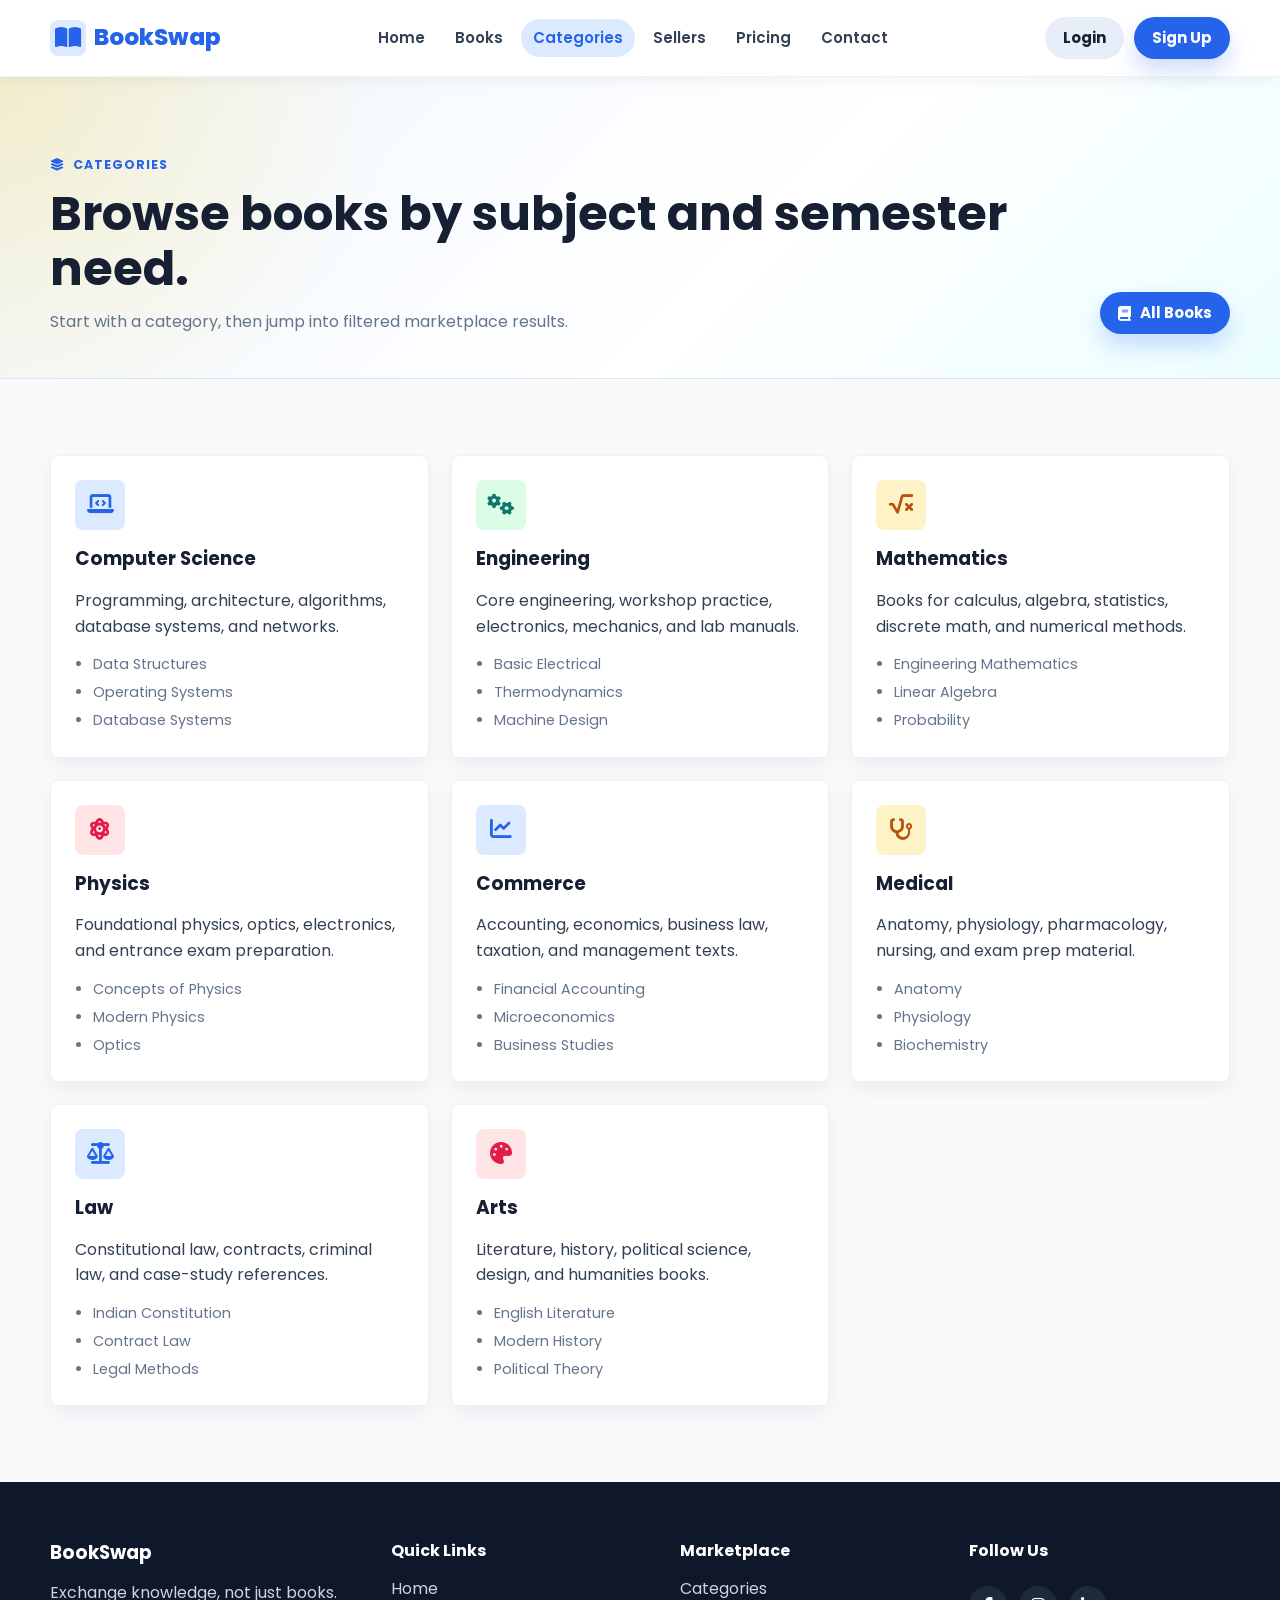
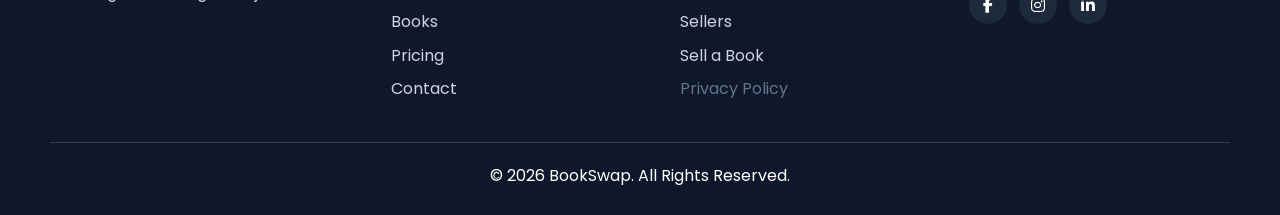
<file: categories.html>
<!DOCTYPE html>
<html lang="en">
<head>
  <meta charset="UTF-8">
  <meta name="viewport" content="width=device-width, initial-scale=1.0">
  <title>Categories | BookSwap</title>
  <link rel="stylesheet" href="assets/css/base.css">
  <link rel="stylesheet" href="assets/css/components.css">
  <link rel="stylesheet" href="assets/css/pages.css">
  <link rel="icon" href="assets/favicon.svg" type="image/svg+xml">
  <link rel="stylesheet" href="https://cdnjs.cloudflare.com/ajax/libs/font-awesome/6.5.1/css/all.min.css">
</head>
<body>
  <nav class="navbar">
    <div class="container nav-inner">
      <a class="logo" href="index.html"><span class="logo-icon"><i class="fa-solid fa-book-open"></i></span>BookSwap</a>
      <div class="nav-links"><a data-nav href="index.html">Home</a><a data-nav href="books.html">Books</a><a data-nav href="categories.html">Categories</a><a data-nav href="sellers.html">Sellers</a><a data-nav href="pricing.html">Pricing</a><a data-nav href="contact.html">Contact</a></div>
      <div class="auth-buttons"><a class="login-btn" href="login.html">Login</a><a class="signup-btn" href="signup.html">Sign Up</a></div>
    </div>
  </nav>

  <main>
    <header class="page-header">
      <div class="container">
        <div><span class="page-kicker"><i class="fa-solid fa-layer-group"></i> Categories</span><h1>Browse books by subject and semester need.</h1><p>Start with a category, then jump into filtered marketplace results.</p></div>
        <a class="btn btn-primary" href="books.html"><i class="fa-solid fa-book"></i>All Books</a>
      </div>
    </header>

    <section>
      <div class="container category-grid">
        <a class="category-card reveal" href="books.html?category=computer-science"><span class="category-icon"><i class="fa-solid fa-laptop-code"></i></span><h3>Computer Science</h3><p>Programming, architecture, algorithms, database systems, and networks.</p><ul><li>Data Structures</li><li>Operating Systems</li><li>Database Systems</li></ul></a>
        <a class="category-card reveal" href="books.html?category=engineering"><span class="category-icon"><i class="fa-solid fa-gears"></i></span><h3>Engineering</h3><p>Core engineering, workshop practice, electronics, mechanics, and lab manuals.</p><ul><li>Basic Electrical</li><li>Thermodynamics</li><li>Machine Design</li></ul></a>
        <a class="category-card reveal" href="books.html?category=mathematics"><span class="category-icon"><i class="fa-solid fa-square-root-variable"></i></span><h3>Mathematics</h3><p>Books for calculus, algebra, statistics, discrete math, and numerical methods.</p><ul><li>Engineering Mathematics</li><li>Linear Algebra</li><li>Probability</li></ul></a>
        <a class="category-card reveal" href="books.html?category=physics"><span class="category-icon"><i class="fa-solid fa-atom"></i></span><h3>Physics</h3><p>Foundational physics, optics, electronics, and entrance exam preparation.</p><ul><li>Concepts of Physics</li><li>Modern Physics</li><li>Optics</li></ul></a>
        <a class="category-card reveal" href="books.html?category=commerce"><span class="category-icon"><i class="fa-solid fa-chart-line"></i></span><h3>Commerce</h3><p>Accounting, economics, business law, taxation, and management texts.</p><ul><li>Financial Accounting</li><li>Microeconomics</li><li>Business Studies</li></ul></a>
        <a class="category-card reveal" href="books.html?category=medical"><span class="category-icon"><i class="fa-solid fa-stethoscope"></i></span><h3>Medical</h3><p>Anatomy, physiology, pharmacology, nursing, and exam prep material.</p><ul><li>Anatomy</li><li>Physiology</li><li>Biochemistry</li></ul></a>
        <a class="category-card reveal" href="books.html?category=law"><span class="category-icon"><i class="fa-solid fa-scale-balanced"></i></span><h3>Law</h3><p>Constitutional law, contracts, criminal law, and case-study references.</p><ul><li>Indian Constitution</li><li>Contract Law</li><li>Legal Methods</li></ul></a>
        <a class="category-card reveal" href="books.html?category=arts"><span class="category-icon"><i class="fa-solid fa-palette"></i></span><h3>Arts</h3><p>Literature, history, political science, design, and humanities books.</p><ul><li>English Literature</li><li>Modern History</li><li>Political Theory</li></ul></a>
      </div>
    </section>
  </main>

  <footer>
    <div class="container">
      <div class="footer-container">
        <div><h3>BookSwap</h3><p>Exchange knowledge, not just books.</p></div>
        <div><h4>Quick Links</h4><a href="index.html">Home</a><a href="books.html">Books</a><a href="pricing.html">Pricing</a><a href="contact.html">Contact</a></div>
        <div><h4>Marketplace</h4><a href="categories.html">Categories</a><a href="sellers.html">Sellers</a><a href="sell.html">Sell a Book</a><span class="muted">Privacy Policy</span></div>
        <div><h4>Follow Us</h4><div class="social-icons"><a href="https://www.facebook.com/" aria-label="Facebook"><i class="fab fa-facebook-f"></i></a><a href="https://www.instagram.com/" aria-label="Instagram"><i class="fab fa-instagram"></i></a><a href="https://www.linkedin.com/" aria-label="LinkedIn"><i class="fab fa-linkedin-in"></i></a></div></div>
      </div>
      <p class="footer-bottom">© <span data-year>2026</span> BookSwap. All Rights Reserved.</p>
    </div>
  </footer>
  <script src="assets/js/main.js"></script>
</body>
</html>
</file>
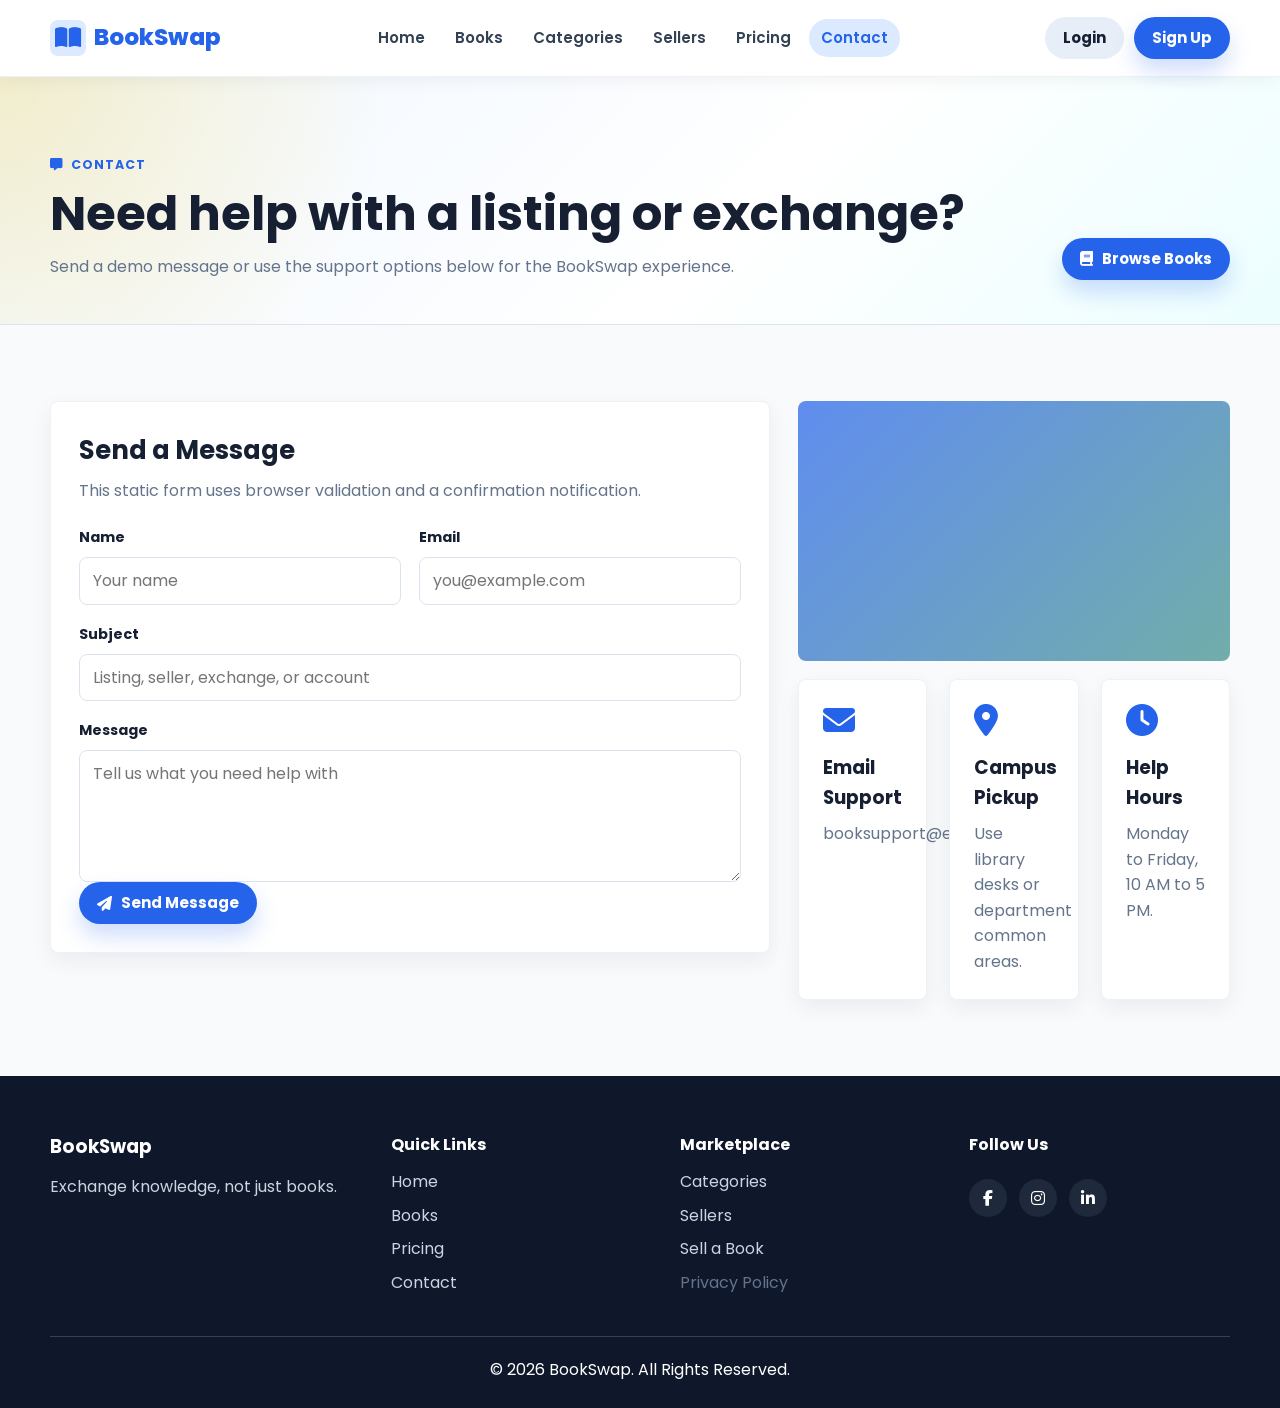
<file: contact.html>
<!DOCTYPE html>
<html lang="en">
<head>
  <meta charset="UTF-8">
  <meta name="viewport" content="width=device-width, initial-scale=1.0">
  <title>Contact | BookSwap</title>
  <link rel="stylesheet" href="assets/css/base.css">
  <link rel="stylesheet" href="assets/css/components.css">
  <link rel="stylesheet" href="assets/css/pages.css">
  <link rel="icon" href="assets/favicon.svg" type="image/svg+xml">
  <link rel="stylesheet" href="https://cdnjs.cloudflare.com/ajax/libs/font-awesome/6.5.1/css/all.min.css">
</head>
<body>
  <nav class="navbar">
    <div class="container nav-inner">
      <a class="logo" href="index.html"><span class="logo-icon"><i class="fa-solid fa-book-open"></i></span>BookSwap</a>
      <div class="nav-links"><a data-nav href="index.html">Home</a><a data-nav href="books.html">Books</a><a data-nav href="categories.html">Categories</a><a data-nav href="sellers.html">Sellers</a><a data-nav href="pricing.html">Pricing</a><a data-nav href="contact.html">Contact</a></div>
      <div class="auth-buttons"><a class="login-btn" href="login.html">Login</a><a class="signup-btn" href="signup.html">Sign Up</a></div>
    </div>
  </nav>

  <main>
    <header class="page-header">
      <div class="container">
        <div><span class="page-kicker"><i class="fa-solid fa-message"></i> Contact</span><h1>Need help with a listing or exchange?</h1><p>Send a demo message or use the support options below for the BookSwap experience.</p></div>
        <a class="btn btn-primary" href="books.html"><i class="fa-solid fa-book"></i>Browse Books</a>
      </div>
    </header>

    <section>
      <div class="container split-layout">
        <form class="form-panel reveal" data-demo-form data-success-message="Thanks. Your message was recorded for this static demo.">
          <h2>Send a Message</h2>
          <p>This static form uses browser validation and a confirmation notification.</p>
          <div class="form-grid">
            <div class="field"><label for="contact-name">Name</label><input id="contact-name" name="name" required placeholder="Your name"></div>
            <div class="field"><label for="contact-email">Email</label><input id="contact-email" name="email" type="email" required placeholder="you@example.com"></div>
            <div class="field full"><label for="contact-subject">Subject</label><input id="contact-subject" name="subject" required placeholder="Listing, seller, exchange, or account"></div>
            <div class="field full"><label for="contact-message">Message</label><textarea id="contact-message" name="message" required placeholder="Tell us what you need help with"></textarea></div>
          </div>
          <button class="btn btn-primary" type="submit"><i class="fa-solid fa-paper-plane"></i>Send Message</button>
        </form>
        <aside class="stack">
          <div class="contact-map reveal" aria-label="Campus exchange workspace"></div>
          <div class="support-grid">
            <article class="support-card reveal"><i class="fa-solid fa-envelope"></i><h3>Email Support</h3><p>booksupport@example.com</p></article>
            <article class="support-card reveal"><i class="fa-solid fa-location-dot"></i><h3>Campus Pickup</h3><p>Use library desks or department common areas.</p></article>
            <article class="support-card reveal"><i class="fa-solid fa-clock"></i><h3>Help Hours</h3><p>Monday to Friday, 10 AM to 5 PM.</p></article>
          </div>
        </aside>
      </div>
    </section>
  </main>

  <footer>
    <div class="container">
      <div class="footer-container">
        <div><h3>BookSwap</h3><p>Exchange knowledge, not just books.</p></div>
        <div><h4>Quick Links</h4><a href="index.html">Home</a><a href="books.html">Books</a><a href="pricing.html">Pricing</a><a href="contact.html">Contact</a></div>
        <div><h4>Marketplace</h4><a href="categories.html">Categories</a><a href="sellers.html">Sellers</a><a href="sell.html">Sell a Book</a><span class="muted">Privacy Policy</span></div>
        <div><h4>Follow Us</h4><div class="social-icons"><a href="https://www.facebook.com/" aria-label="Facebook"><i class="fab fa-facebook-f"></i></a><a href="https://www.instagram.com/" aria-label="Instagram"><i class="fab fa-instagram"></i></a><a href="https://www.linkedin.com/" aria-label="LinkedIn"><i class="fab fa-linkedin-in"></i></a></div></div>
      </div>
      <p class="footer-bottom">© <span data-year>2026</span> BookSwap. All Rights Reserved.</p>
    </div>
  </footer>
  <script src="assets/js/main.js"></script>
  <script src="assets/js/forms.js"></script>
</body>
</html>
</file>
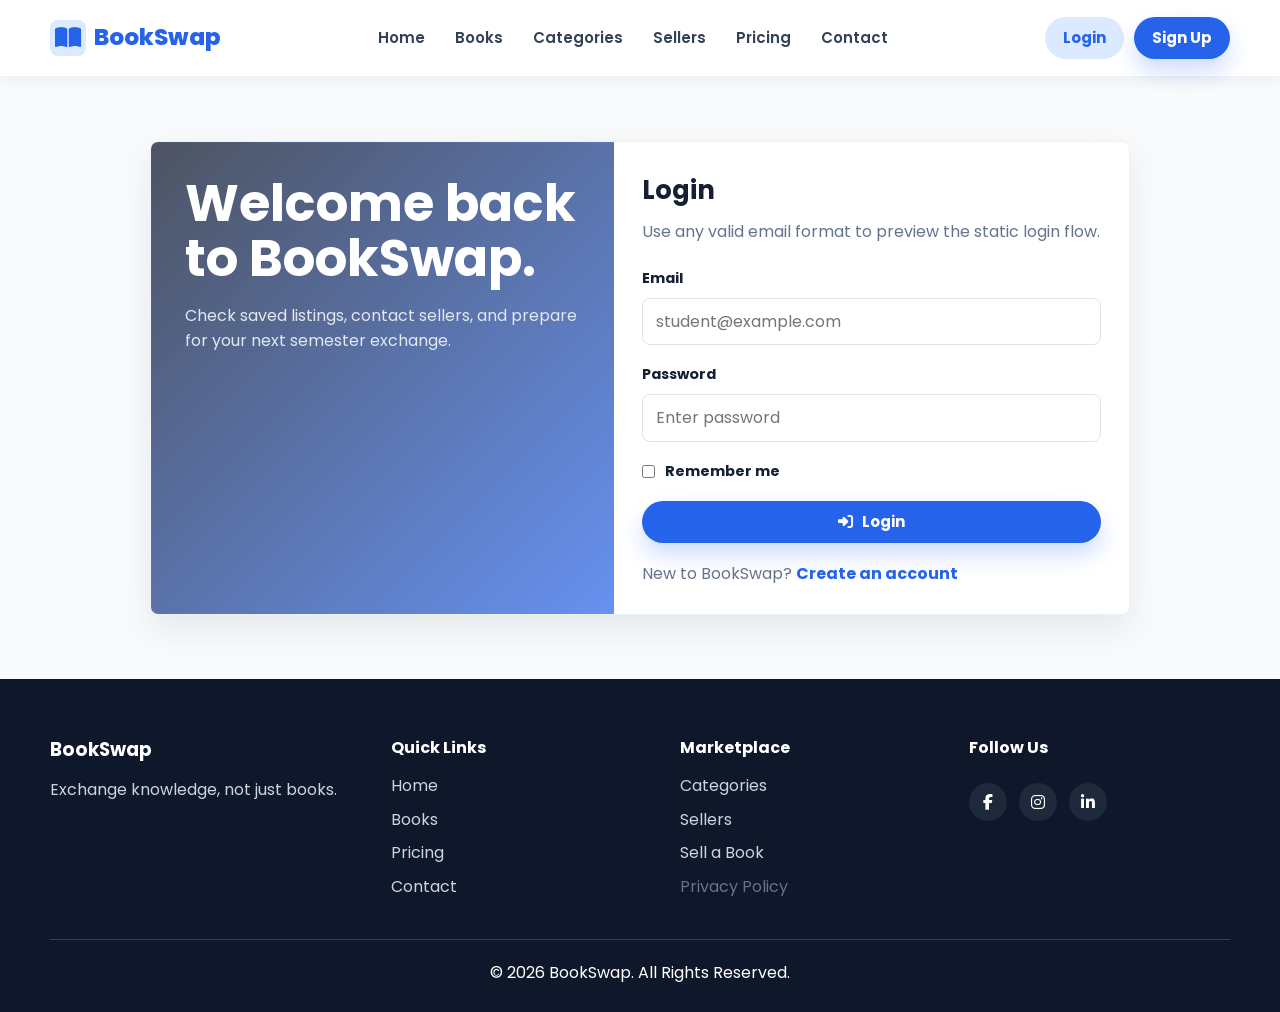
<file: login.html>
<!DOCTYPE html>
<html lang="en">
<head>
  <meta charset="UTF-8">
  <meta name="viewport" content="width=device-width, initial-scale=1.0">
  <title>Login | BookSwap</title>
  <link rel="stylesheet" href="assets/css/base.css">
  <link rel="stylesheet" href="assets/css/components.css">
  <link rel="stylesheet" href="assets/css/pages.css">
  <link rel="icon" href="assets/favicon.svg" type="image/svg+xml">
  <link rel="stylesheet" href="https://cdnjs.cloudflare.com/ajax/libs/font-awesome/6.5.1/css/all.min.css">
</head>
<body>
  <nav class="navbar">
    <div class="container nav-inner">
      <a class="logo" href="index.html"><span class="logo-icon"><i class="fa-solid fa-book-open"></i></span>BookSwap</a>
      <div class="nav-links"><a data-nav href="index.html">Home</a><a data-nav href="books.html">Books</a><a data-nav href="categories.html">Categories</a><a data-nav href="sellers.html">Sellers</a><a data-nav href="pricing.html">Pricing</a><a data-nav href="contact.html">Contact</a></div>
      <div class="auth-buttons"><a class="login-btn" href="login.html">Login</a><a class="signup-btn" href="signup.html">Sign Up</a></div>
    </div>
  </nav>

  <main class="auth-shell">
    <div class="container">
      <div class="auth-card">
        <aside class="auth-art"><h1>Welcome back to BookSwap.</h1><p>Check saved listings, contact sellers, and prepare for your next semester exchange.</p></aside>
        <form class="form-panel" data-demo-form data-success-message="Login demo complete. Authentication is not connected yet.">
          <h2>Login</h2>
          <p>Use any valid email format to preview the static login flow.</p>
          <div class="stack">
            <div class="field"><label for="login-email">Email</label><input id="login-email" name="email" type="email" required placeholder="student@example.com"></div>
            <div class="field"><label for="login-password">Password</label><input id="login-password" name="password" type="password" required minlength="6" placeholder="Enter password"></div>
            <label class="checkbox-field"><input type="checkbox" name="remember"> Remember me</label>
            <button class="btn btn-primary" type="submit"><i class="fa-solid fa-right-to-bracket"></i>Login</button>
            <p class="muted">New to BookSwap? <a class="text-link" href="signup.html">Create an account</a></p>
          </div>
        </form>
      </div>
    </div>
  </main>

  <footer>
    <div class="container">
      <div class="footer-container">
        <div><h3>BookSwap</h3><p>Exchange knowledge, not just books.</p></div>
        <div><h4>Quick Links</h4><a href="index.html">Home</a><a href="books.html">Books</a><a href="pricing.html">Pricing</a><a href="contact.html">Contact</a></div>
        <div><h4>Marketplace</h4><a href="categories.html">Categories</a><a href="sellers.html">Sellers</a><a href="sell.html">Sell a Book</a><span class="muted">Privacy Policy</span></div>
        <div><h4>Follow Us</h4><div class="social-icons"><a href="https://www.facebook.com/" aria-label="Facebook"><i class="fab fa-facebook-f"></i></a><a href="https://www.instagram.com/" aria-label="Instagram"><i class="fab fa-instagram"></i></a><a href="https://www.linkedin.com/" aria-label="LinkedIn"><i class="fab fa-linkedin-in"></i></a></div></div>
      </div>
      <p class="footer-bottom">© <span data-year>2026</span> BookSwap. All Rights Reserved.</p>
    </div>
  </footer>
  <script src="assets/js/main.js"></script>
  <script src="assets/js/forms.js"></script>
</body>
</html>
</file>
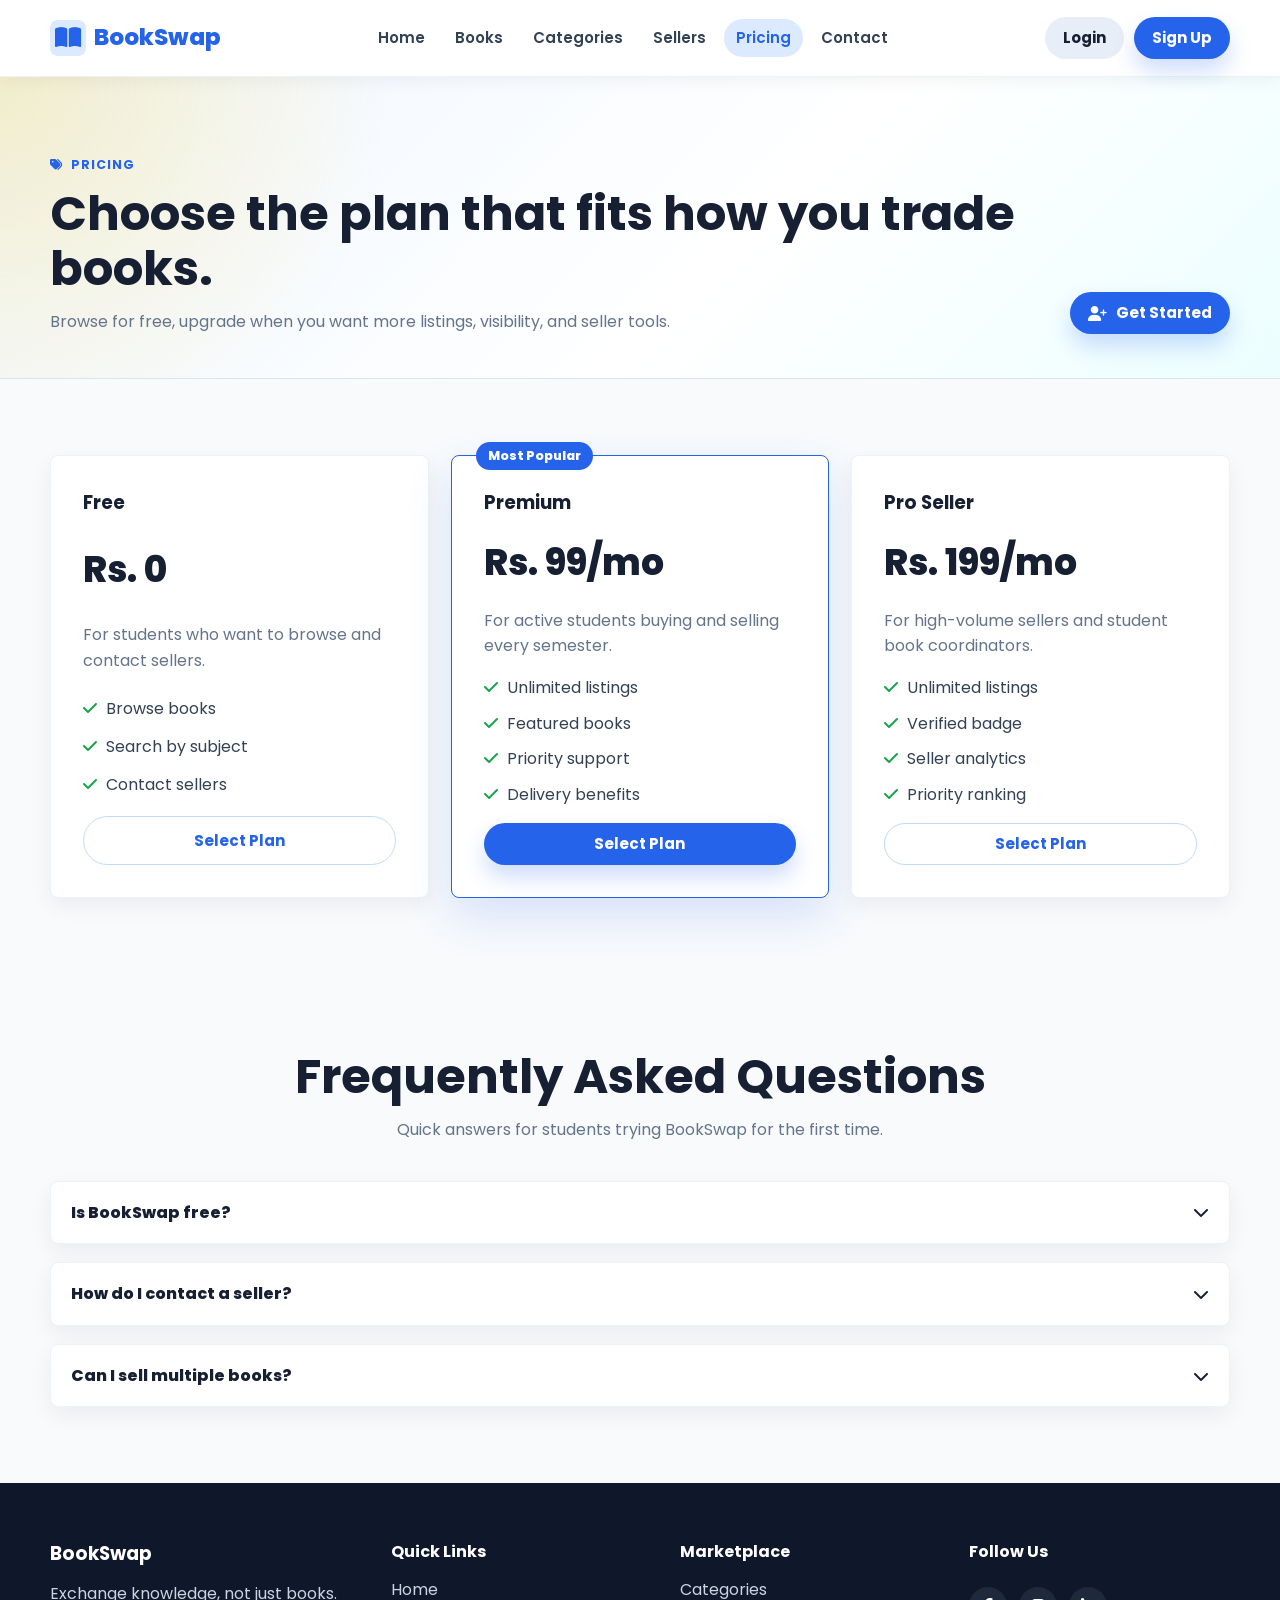
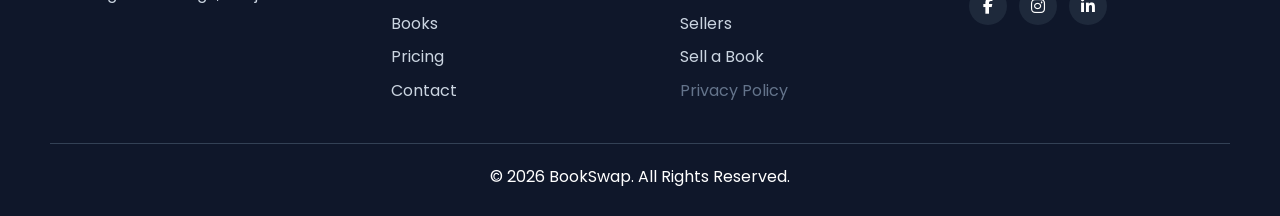
<file: pricing.html>
<!DOCTYPE html>
<html lang="en">
<head>
  <meta charset="UTF-8">
  <meta name="viewport" content="width=device-width, initial-scale=1.0">
  <title>Pricing | BookSwap</title>
  <link rel="stylesheet" href="assets/css/base.css">
  <link rel="stylesheet" href="assets/css/components.css">
  <link rel="stylesheet" href="assets/css/pages.css">
  <link rel="icon" href="assets/favicon.svg" type="image/svg+xml">
  <link rel="stylesheet" href="https://cdnjs.cloudflare.com/ajax/libs/font-awesome/6.5.1/css/all.min.css">
</head>
<body>
  <nav class="navbar">
    <div class="container nav-inner">
      <a class="logo" href="index.html"><span class="logo-icon"><i class="fa-solid fa-book-open"></i></span>BookSwap</a>
      <div class="nav-links"><a data-nav href="index.html">Home</a><a data-nav href="books.html">Books</a><a data-nav href="categories.html">Categories</a><a data-nav href="sellers.html">Sellers</a><a data-nav href="pricing.html">Pricing</a><a data-nav href="contact.html">Contact</a></div>
      <div class="auth-buttons"><a class="login-btn" href="login.html">Login</a><a class="signup-btn" href="signup.html">Sign Up</a></div>
    </div>
  </nav>

  <main>
    <header class="page-header">
      <div class="container">
        <div><span class="page-kicker"><i class="fa-solid fa-tags"></i> Pricing</span><h1>Choose the plan that fits how you trade books.</h1><p>Browse for free, upgrade when you want more listings, visibility, and seller tools.</p></div>
        <a class="btn btn-primary" href="signup.html"><i class="fa-solid fa-user-plus"></i>Get Started</a>
      </div>
    </header>

    <section>
      <div class="container plan-container">
        <article class="plan-card reveal"><h3>Free</h3><div class="plan-price">Rs. 0</div><p class="muted">For students who want to browse and contact sellers.</p><ul><li><i class="fa-solid fa-check"></i>Browse books</li><li><i class="fa-solid fa-check"></i>Search by subject</li><li><i class="fa-solid fa-check"></i>Contact sellers</li></ul><button class="btn btn-outline" type="button" data-notify="Free plan selected for this demo.">Select Plan</button></article>
        <article class="plan-card featured reveal"><span class="badge">Most Popular</span><h3>Premium</h3><div class="plan-price">Rs. 99/mo</div><p class="muted">For active students buying and selling every semester.</p><ul><li><i class="fa-solid fa-check"></i>Unlimited listings</li><li><i class="fa-solid fa-check"></i>Featured books</li><li><i class="fa-solid fa-check"></i>Priority support</li><li><i class="fa-solid fa-check"></i>Delivery benefits</li></ul><button class="btn btn-primary" type="button" data-notify="Premium plan selected for this demo.">Select Plan</button></article>
        <article class="plan-card reveal"><h3>Pro Seller</h3><div class="plan-price">Rs. 199/mo</div><p class="muted">For high-volume sellers and student book coordinators.</p><ul><li><i class="fa-solid fa-check"></i>Unlimited listings</li><li><i class="fa-solid fa-check"></i>Verified badge</li><li><i class="fa-solid fa-check"></i>Seller analytics</li><li><i class="fa-solid fa-check"></i>Priority ranking</li></ul><button class="btn btn-outline" type="button" data-notify="Pro Seller plan selected for this demo.">Select Plan</button></article>
      </div>
    </section>

    <section>
      <div class="container">
        <div class="section-heading"><h2>Frequently Asked Questions</h2><p>Quick answers for students trying BookSwap for the first time.</p></div>
        <div class="stack">
          <article class="faq-item"><button class="faq-question" type="button" aria-expanded="false">Is BookSwap free?<i class="fa-solid fa-chevron-down"></i></button><p class="faq-answer">Yes. Basic browsing, searching, and seller contact demo flows are free.</p></article>
          <article class="faq-item"><button class="faq-question" type="button" aria-expanded="false">How do I contact a seller?<i class="fa-solid fa-chevron-down"></i></button><p class="faq-answer">Open a listing and use Contact Seller. In this static demo, it shows a notification instead of sending a real message.</p></article>
          <article class="faq-item"><button class="faq-question" type="button" aria-expanded="false">Can I sell multiple books?<i class="fa-solid fa-chevron-down"></i></button><p class="faq-answer">Yes. The Premium and Pro Seller plans are designed for frequent listings.</p></article>
        </div>
      </div>
    </section>
  </main>

  <footer>
    <div class="container">
      <div class="footer-container">
        <div><h3>BookSwap</h3><p>Exchange knowledge, not just books.</p></div>
        <div><h4>Quick Links</h4><a href="index.html">Home</a><a href="books.html">Books</a><a href="pricing.html">Pricing</a><a href="contact.html">Contact</a></div>
        <div><h4>Marketplace</h4><a href="categories.html">Categories</a><a href="sellers.html">Sellers</a><a href="sell.html">Sell a Book</a><span class="muted">Privacy Policy</span></div>
        <div><h4>Follow Us</h4><div class="social-icons"><a href="https://www.facebook.com/" aria-label="Facebook"><i class="fab fa-facebook-f"></i></a><a href="https://www.instagram.com/" aria-label="Instagram"><i class="fab fa-instagram"></i></a><a href="https://www.linkedin.com/" aria-label="LinkedIn"><i class="fab fa-linkedin-in"></i></a></div></div>
      </div>
      <p class="footer-bottom">© <span data-year>2026</span> BookSwap. All Rights Reserved.</p>
    </div>
  </footer>
  <script src="assets/js/main.js"></script>
</body>
</html>
</file>
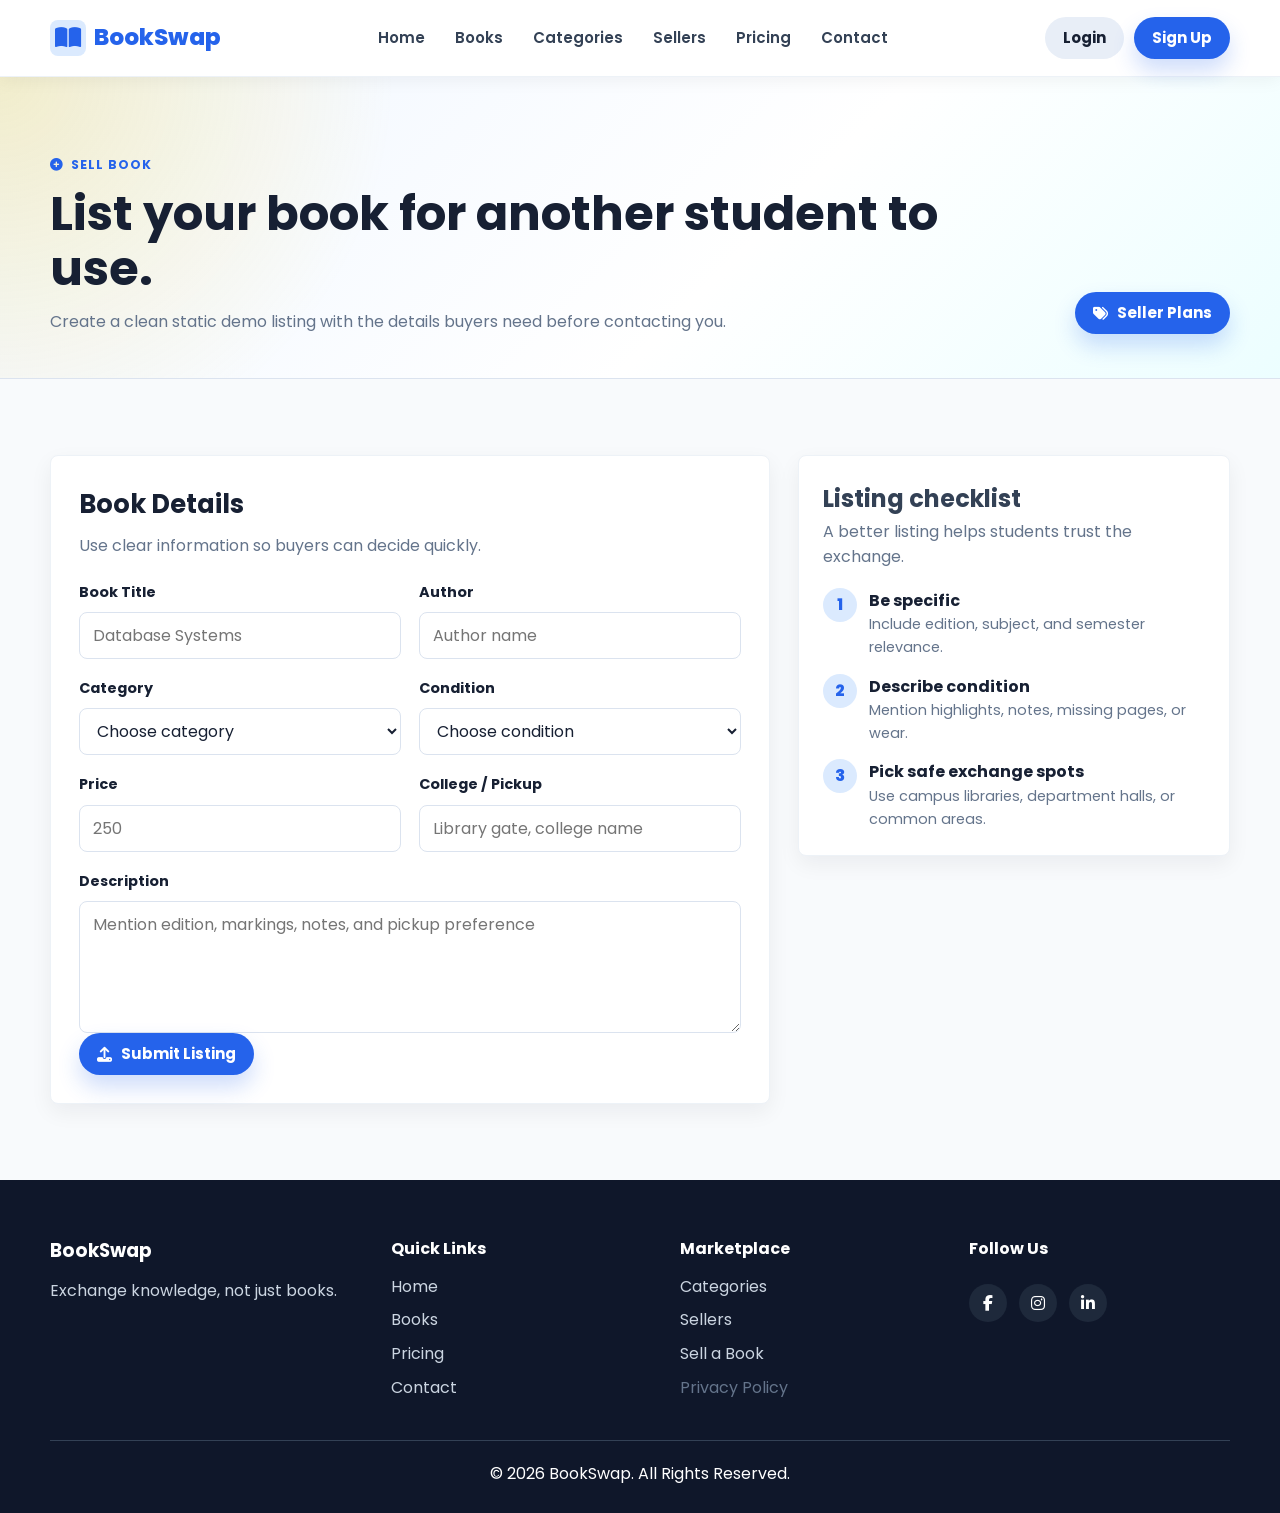
<file: sell.html>
<!DOCTYPE html>
<html lang="en">
<head>
  <meta charset="UTF-8">
  <meta name="viewport" content="width=device-width, initial-scale=1.0">
  <title>Sell a Book | BookSwap</title>
  <link rel="stylesheet" href="assets/css/base.css">
  <link rel="stylesheet" href="assets/css/components.css">
  <link rel="stylesheet" href="assets/css/pages.css">
  <link rel="icon" href="assets/favicon.svg" type="image/svg+xml">
  <link rel="stylesheet" href="https://cdnjs.cloudflare.com/ajax/libs/font-awesome/6.5.1/css/all.min.css">
</head>
<body>
  <nav class="navbar">
    <div class="container nav-inner">
      <a class="logo" href="index.html"><span class="logo-icon"><i class="fa-solid fa-book-open"></i></span>BookSwap</a>
      <div class="nav-links"><a data-nav href="index.html">Home</a><a data-nav href="books.html">Books</a><a data-nav href="categories.html">Categories</a><a data-nav href="sellers.html">Sellers</a><a data-nav href="pricing.html">Pricing</a><a data-nav href="contact.html">Contact</a></div>
      <div class="auth-buttons"><a class="login-btn" href="login.html">Login</a><a class="signup-btn" href="signup.html">Sign Up</a></div>
    </div>
  </nav>

  <main>
    <header class="page-header">
      <div class="container">
        <div><span class="page-kicker"><i class="fa-solid fa-circle-plus"></i> Sell Book</span><h1>List your book for another student to use.</h1><p>Create a clean static demo listing with the details buyers need before contacting you.</p></div>
        <a class="btn btn-primary" href="pricing.html"><i class="fa-solid fa-tags"></i>Seller Plans</a>
      </div>
    </header>

    <section>
      <div class="container split-layout">
        <form class="form-panel reveal" data-demo-form data-success-message="Book listing demo submitted. Listings are not stored without a backend.">
          <h2>Book Details</h2>
          <p>Use clear information so buyers can decide quickly.</p>
          <div class="form-grid">
            <div class="field"><label for="book-title">Book Title</label><input id="book-title" name="title" required placeholder="Database Systems"></div>
            <div class="field"><label for="book-author">Author</label><input id="book-author" name="author" required placeholder="Author name"></div>
            <div class="field"><label for="book-category">Category</label><select id="book-category" name="category" required><option value="">Choose category</option><option>Computer Science</option><option>Engineering</option><option>Mathematics</option><option>Physics</option><option>Commerce</option><option>Medical</option><option>Law</option><option>Arts</option></select></div>
            <div class="field"><label for="book-condition">Condition</label><select id="book-condition" name="condition" required><option value="">Choose condition</option><option>Like New</option><option>Excellent</option><option>Good</option><option>Used</option></select></div>
            <div class="field"><label for="book-price">Price</label><input id="book-price" name="price" type="number" min="0" required placeholder="250"></div>
            <div class="field"><label for="book-location">College / Pickup</label><input id="book-location" name="location" required placeholder="Library gate, college name"></div>
            <div class="field full"><label for="book-description">Description</label><textarea id="book-description" name="description" required placeholder="Mention edition, markings, notes, and pickup preference"></textarea></div>
          </div>
          <button class="btn btn-primary" type="submit"><i class="fa-solid fa-upload"></i>Submit Listing</button>
        </form>
        <aside class="info-panel card reveal">
          <h2>Listing checklist</h2>
          <p class="muted">A better listing helps students trust the exchange.</p>
          <div class="sell-steps">
            <div class="sell-step"><span>1</span><div><h3>Be specific</h3><p>Include edition, subject, and semester relevance.</p></div></div>
            <div class="sell-step"><span>2</span><div><h3>Describe condition</h3><p>Mention highlights, notes, missing pages, or wear.</p></div></div>
            <div class="sell-step"><span>3</span><div><h3>Pick safe exchange spots</h3><p>Use campus libraries, department halls, or common areas.</p></div></div>
          </div>
        </aside>
      </div>
    </section>
  </main>

  <footer>
    <div class="container">
      <div class="footer-container">
        <div><h3>BookSwap</h3><p>Exchange knowledge, not just books.</p></div>
        <div><h4>Quick Links</h4><a href="index.html">Home</a><a href="books.html">Books</a><a href="pricing.html">Pricing</a><a href="contact.html">Contact</a></div>
        <div><h4>Marketplace</h4><a href="categories.html">Categories</a><a href="sellers.html">Sellers</a><a href="sell.html">Sell a Book</a><span class="muted">Privacy Policy</span></div>
        <div><h4>Follow Us</h4><div class="social-icons"><a href="https://www.facebook.com/" aria-label="Facebook"><i class="fab fa-facebook-f"></i></a><a href="https://www.instagram.com/" aria-label="Instagram"><i class="fab fa-instagram"></i></a><a href="https://www.linkedin.com/" aria-label="LinkedIn"><i class="fab fa-linkedin-in"></i></a></div></div>
      </div>
      <p class="footer-bottom">© <span data-year>2026</span> BookSwap. All Rights Reserved.</p>
    </div>
  </footer>
  <script src="assets/js/main.js"></script>
  <script src="assets/js/forms.js"></script>
</body>
</html>
</file>
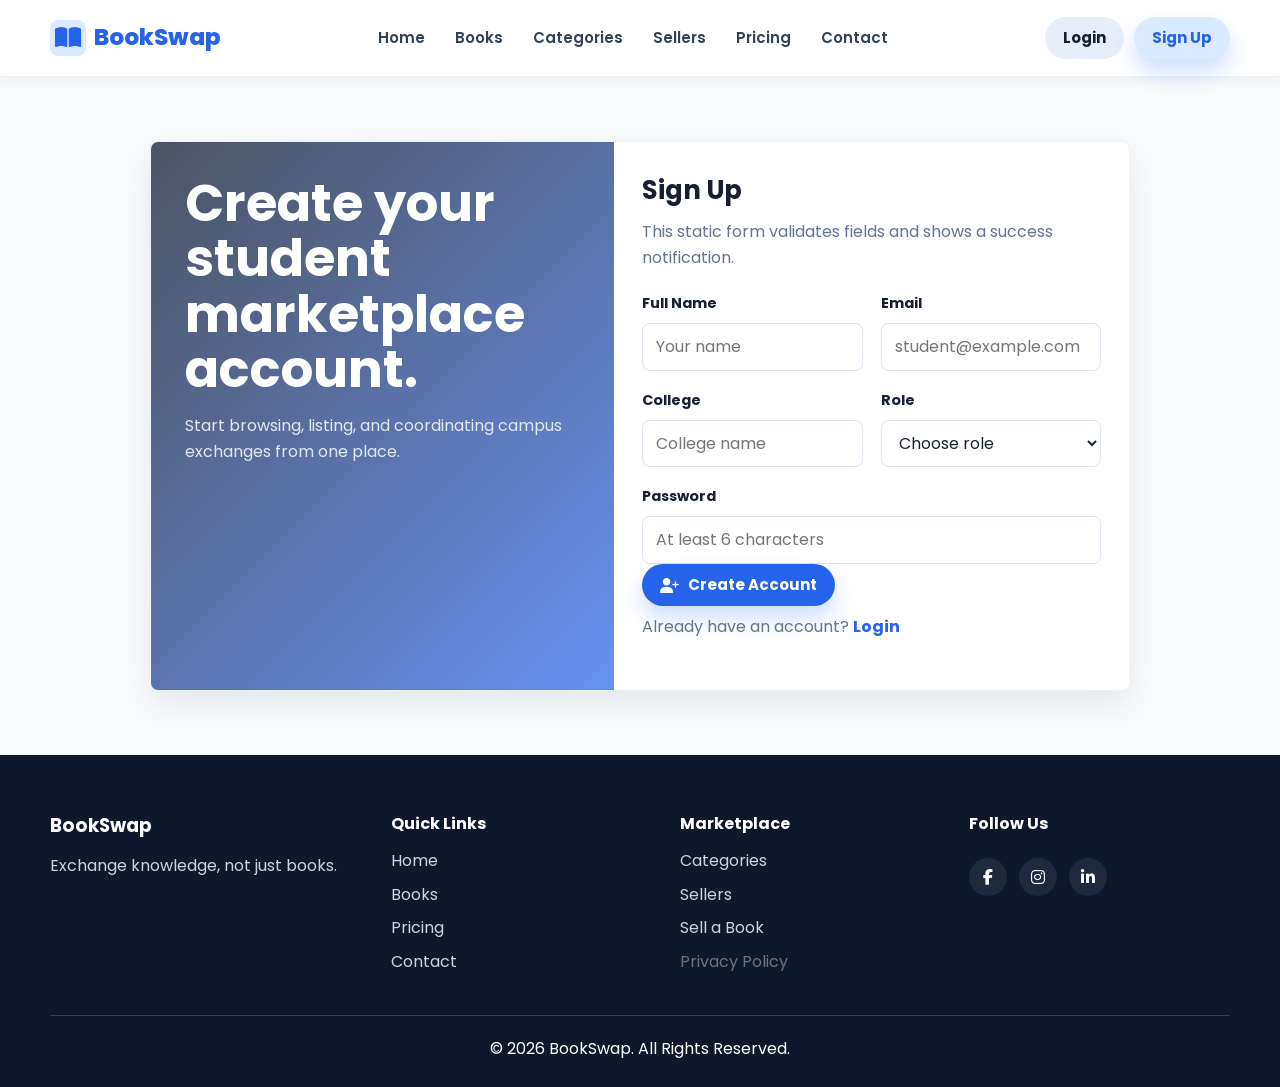
<file: signup.html>
<!DOCTYPE html>
<html lang="en">
<head>
  <meta charset="UTF-8">
  <meta name="viewport" content="width=device-width, initial-scale=1.0">
  <title>Sign Up | BookSwap</title>
  <link rel="stylesheet" href="assets/css/base.css">
  <link rel="stylesheet" href="assets/css/components.css">
  <link rel="stylesheet" href="assets/css/pages.css">
  <link rel="icon" href="assets/favicon.svg" type="image/svg+xml">
  <link rel="stylesheet" href="https://cdnjs.cloudflare.com/ajax/libs/font-awesome/6.5.1/css/all.min.css">
</head>
<body>
  <nav class="navbar">
    <div class="container nav-inner">
      <a class="logo" href="index.html"><span class="logo-icon"><i class="fa-solid fa-book-open"></i></span>BookSwap</a>
      <div class="nav-links"><a data-nav href="index.html">Home</a><a data-nav href="books.html">Books</a><a data-nav href="categories.html">Categories</a><a data-nav href="sellers.html">Sellers</a><a data-nav href="pricing.html">Pricing</a><a data-nav href="contact.html">Contact</a></div>
      <div class="auth-buttons"><a class="login-btn" href="login.html">Login</a><a class="signup-btn" href="signup.html">Sign Up</a></div>
    </div>
  </nav>

  <main class="auth-shell">
    <div class="container">
      <div class="auth-card">
        <aside class="auth-art"><h1>Create your student marketplace account.</h1><p>Start browsing, listing, and coordinating campus exchanges from one place.</p></aside>
        <form class="form-panel" data-demo-form data-success-message="Account demo submitted. Registration is not connected to a backend yet.">
          <h2>Sign Up</h2>
          <p>This static form validates fields and shows a success notification.</p>
          <div class="form-grid">
            <div class="field"><label for="signup-name">Full Name</label><input id="signup-name" name="name" required placeholder="Your name"></div>
            <div class="field"><label for="signup-email">Email</label><input id="signup-email" name="email" type="email" required placeholder="student@example.com"></div>
            <div class="field"><label for="signup-college">College</label><input id="signup-college" name="college" required placeholder="College name"></div>
            <div class="field"><label for="signup-role">Role</label><select id="signup-role" name="role" required><option value="">Choose role</option><option>Buyer</option><option>Seller</option><option>Both</option></select></div>
            <div class="field full"><label for="signup-password">Password</label><input id="signup-password" name="password" type="password" required minlength="6" placeholder="At least 6 characters"></div>
          </div>
          <button class="btn btn-primary" type="submit"><i class="fa-solid fa-user-plus"></i>Create Account</button>
          <p class="muted">Already have an account? <a class="text-link" href="login.html">Login</a></p>
        </form>
      </div>
    </div>
  </main>

  <footer>
    <div class="container">
      <div class="footer-container">
        <div><h3>BookSwap</h3><p>Exchange knowledge, not just books.</p></div>
        <div><h4>Quick Links</h4><a href="index.html">Home</a><a href="books.html">Books</a><a href="pricing.html">Pricing</a><a href="contact.html">Contact</a></div>
        <div><h4>Marketplace</h4><a href="categories.html">Categories</a><a href="sellers.html">Sellers</a><a href="sell.html">Sell a Book</a><span class="muted">Privacy Policy</span></div>
        <div><h4>Follow Us</h4><div class="social-icons"><a href="https://www.facebook.com/" aria-label="Facebook"><i class="fab fa-facebook-f"></i></a><a href="https://www.instagram.com/" aria-label="Instagram"><i class="fab fa-instagram"></i></a><a href="https://www.linkedin.com/" aria-label="LinkedIn"><i class="fab fa-linkedin-in"></i></a></div></div>
      </div>
      <p class="footer-bottom">© <span data-year>2026</span> BookSwap. All Rights Reserved.</p>
    </div>
  </footer>
  <script src="assets/js/main.js"></script>
  <script src="assets/js/forms.js"></script>
</body>
</html>
</file>
<file: assets/css/base.css>
@import url("https://fonts.googleapis.com/css2?family=Poppins:wght@300;400;500;600;700&display=swap");

:root {
  --primary: #2563eb;
  --primary-dark: #1d4ed8;
  --accent: #facc15;
  --success: #16a34a;
  --teal: #0f766e;
  --coral: #e11d48;
  --ink: #172033;
  --text: #334155;
  --muted: #64748b;
  --line: #dbe3ef;
  --soft-line: #edf2f7;
  --surface: #ffffff;
  --background: #f8fafc;
  --footer: #0f172a;
  --shadow: 0 14px 35px rgba(15, 23, 42, 0.08);
  --shadow-soft: 0 8px 22px rgba(15, 23, 42, 0.06);
  --radius: 8px;
  --radius-lg: 14px;
  --container: 1180px;
}

* {
  box-sizing: border-box;
  margin: 0;
  padding: 0;
}

html {
  scroll-behavior: smooth;
}

body {
  min-height: 100vh;
  overflow-x: hidden;
  background: var(--background);
  color: var(--text);
  font-family: "Poppins", Arial, sans-serif;
  line-height: 1.6;
}

a {
  color: inherit;
  text-decoration: none;
}

button,
input,
select,
textarea {
  font: inherit;
}

button {
  cursor: pointer;
}

img {
  display: block;
  max-width: 100%;
}

main {
  min-height: 60vh;
}

section {
  padding: 76px 0;
}

.container {
  width: min(var(--container), calc(100% - 40px));
  margin: 0 auto;
}

.section-heading {
  max-width: 760px;
  margin: 0 auto 38px;
  text-align: center;
}

.section-heading h2,
.page-header h1 {
  color: var(--ink);
  font-size: clamp(2rem, 4vw, 3rem);
  line-height: 1.14;
}

.section-heading p,
.page-header p {
  margin-top: 12px;
  color: var(--muted);
  font-size: 1rem;
}

.page-header {
  padding: 74px 0 44px;
  background:
    radial-gradient(circle at top left, rgba(250, 204, 21, 0.22), transparent 30%),
    linear-gradient(135deg, #eff6ff 0%, #ffffff 58%, #ecfeff 100%);
  border-bottom: 1px solid var(--line);
}

.page-header .container {
  display: grid;
  grid-template-columns: minmax(0, 1fr) auto;
  gap: 30px;
  align-items: end;
}

.page-kicker {
  display: inline-flex;
  gap: 8px;
  align-items: center;
  margin-bottom: 12px;
  color: var(--primary);
  font-size: 0.78rem;
  font-weight: 700;
  letter-spacing: 0.08em;
  text-transform: uppercase;
}

.text-link {
  color: var(--primary);
  font-weight: 700;
}

.text-link:hover {
  color: var(--primary-dark);
}

.stack {
  display: grid;
  gap: 18px;
}

.split-layout {
  display: grid;
  grid-template-columns: minmax(0, 1.25fr) minmax(280px, 0.75fr);
  gap: 28px;
  align-items: start;
}

.muted {
  color: var(--muted);
}

.sr-only {
  position: absolute;
  width: 1px;
  height: 1px;
  padding: 0;
  overflow: hidden;
  clip: rect(0, 0, 0, 0);
  white-space: nowrap;
  border: 0;
}

@media (max-width: 920px) {
  .page-header .container,
  .split-layout {
    grid-template-columns: 1fr;
  }

  section {
    padding: 58px 0;
  }
}

@media (max-width: 640px) {
  .container {
    width: min(var(--container), calc(100% - 28px));
  }

  .page-header {
    padding: 54px 0 34px;
  }
}
</file>
<file: assets/css/components.css>
.navbar {
  position: sticky;
  top: 0;
  z-index: 1000;
  background: rgba(255, 255, 255, 0.96);
  border-bottom: 1px solid var(--soft-line);
  box-shadow: 0 2px 18px rgba(15, 23, 42, 0.06);
  backdrop-filter: blur(14px);
}

.nav-inner {
  display: grid;
  grid-template-columns: auto minmax(0, 1fr) auto;
  gap: 24px;
  align-items: center;
  min-height: 76px;
}

.logo {
  display: inline-flex;
  align-items: center;
  gap: 8px;
  color: var(--primary);
  font-size: 1.45rem;
  font-weight: 800;
  white-space: nowrap;
}

.logo-icon {
  display: grid;
  width: 36px;
  height: 36px;
  place-items: center;
  border-radius: 8px;
  background: #dbeafe;
}

.nav-links {
  display: flex;
  flex-wrap: wrap;
  justify-content: center;
  gap: 6px;
}

.nav-links a {
  display: inline-flex;
  align-items: center;
  min-height: 38px;
  padding: 0 12px;
  border-radius: 999px;
  color: #334155;
  font-size: 0.94rem;
  font-weight: 600;
  transition: background 0.2s ease, color 0.2s ease;
}

.nav-links a:hover,
.nav-links a.active,
.auth-buttons a.active {
  background: #dbeafe;
  color: var(--primary);
}

.auth-buttons {
  display: flex;
  gap: 10px;
  align-items: center;
}

.btn,
.login-btn,
.signup-btn,
.primary-btn,
.secondary-btn,
.icon-btn {
  display: inline-flex;
  align-items: center;
  justify-content: center;
  gap: 9px;
  min-height: 42px;
  padding: 0 18px;
  border: 0;
  border-radius: 999px;
  font-size: 0.94rem;
  font-weight: 700;
  transition: transform 0.2s ease, box-shadow 0.2s ease, background 0.2s ease, color 0.2s ease;
}

.btn:hover,
.login-btn:hover,
.signup-btn:hover,
.primary-btn:hover,
.secondary-btn:hover {
  transform: translateY(-2px);
}

.btn-primary,
.signup-btn,
.primary-btn {
  background: var(--primary);
  color: #ffffff;
  box-shadow: 0 12px 22px rgba(37, 99, 235, 0.22);
}

.btn-primary:hover,
.signup-btn:hover,
.primary-btn:hover {
  background: var(--primary-dark);
}

.btn-soft,
.login-btn {
  background: #e8eef7;
  color: var(--ink);
}

.secondary-btn {
  background: #ffffff;
  color: var(--ink);
}

.btn-accent {
  background: var(--accent);
  color: #1f2937;
}

.btn-outline {
  background: #ffffff;
  color: var(--primary);
  border: 1px solid #bfdbfe;
}

.news-bar {
  overflow: hidden;
  background: var(--accent);
  color: #1f2937;
  font-size: 0.94rem;
  font-weight: 700;
  white-space: nowrap;
}

.news-content {
  display: inline-block;
  padding: 12px 0;
  animation: scrollNews 24s linear infinite;
}

@keyframes scrollNews {
  from {
    transform: translateX(100%);
  }

  to {
    transform: translateX(-100%);
  }
}

.card,
.stat-card,
.step,
.book-card,
.seller-card,
.plan-card,
.testimonial,
.category-card,
.support-card,
.form-panel,
.trust-card,
.info-panel {
  background: var(--surface);
  border: 1px solid var(--soft-line);
  border-radius: var(--radius);
  box-shadow: var(--shadow-soft);
}

.card {
  padding: 24px;
}

.stat-grid,
.book-grid,
.seller-grid,
.category-grid,
.plan-container,
.testimonial-grid,
.support-grid,
.trust-grid,
.steps {
  display: grid;
  gap: 22px;
}

.stat-grid {
  grid-template-columns: repeat(4, minmax(0, 1fr));
}

.book-grid,
.seller-grid,
.category-grid {
  grid-template-columns: repeat(3, minmax(0, 1fr));
}

.plan-container,
.testimonial-grid,
.support-grid,
.trust-grid,
.steps {
  grid-template-columns: repeat(3, minmax(0, 1fr));
}

.stat-card,
.step,
.testimonial,
.support-card,
.trust-card {
  padding: 24px;
}

.stat-card {
  text-align: center;
}

.stat-card h2 {
  color: var(--primary);
  font-size: 2.1rem;
  line-height: 1;
}

.stat-card p {
  margin-top: 8px;
  color: var(--muted);
  font-weight: 600;
}

.step {
  text-align: center;
}

.step i,
.support-card i,
.trust-card i {
  color: var(--primary);
  font-size: 2rem;
}

.step h3,
.support-card h3,
.trust-card h3 {
  margin-top: 14px;
  color: var(--ink);
}

.step p,
.support-card p,
.trust-card p {
  margin-top: 8px;
  color: var(--muted);
}

.book-card {
  overflow: hidden;
  transition: transform 0.2s ease, box-shadow 0.2s ease;
}

.book-card:hover {
  transform: translateY(-6px);
  box-shadow: var(--shadow);
}

.book-cover {
  position: relative;
  height: 240px;
  overflow: hidden;
  background: #e2e8f0;
}

.book-cover img {
  width: 100%;
  height: 100%;
  object-fit: cover;
}

.book-cover::after {
  position: absolute;
  inset: auto 0 0;
  height: 56px;
  content: "";
  background: linear-gradient(to top, rgba(15, 23, 42, 0.38), transparent);
}

.book-body {
  padding: 18px;
}

.book-meta {
  display: flex;
  flex-wrap: wrap;
  gap: 8px;
  margin: 12px 0;
}

.pill {
  display: inline-flex;
  align-items: center;
  gap: 6px;
  min-height: 28px;
  padding: 0 10px;
  border-radius: 999px;
  background: #eef4ff;
  color: #1d4ed8;
  font-size: 0.78rem;
  font-weight: 700;
}

.pill-green {
  background: #dcfce7;
  color: #166534;
}

.pill-yellow {
  background: #fef9c3;
  color: #854d0e;
}

.price {
  color: var(--success);
  font-size: 1.25rem;
  font-weight: 800;
}

.form-grid {
  display: grid;
  grid-template-columns: repeat(2, minmax(0, 1fr));
  gap: 18px;
}

.field {
  display: grid;
  gap: 8px;
}

.field.full {
  grid-column: 1 / -1;
}

.field label,
.checkbox-field {
  color: var(--ink);
  font-size: 0.9rem;
  font-weight: 700;
}

.field input,
.field select,
.field textarea,
.filter-panel input,
.filter-panel select {
  width: 100%;
  min-height: 46px;
  border: 1px solid var(--line);
  border-radius: var(--radius);
  outline: none;
  background: #ffffff;
  color: var(--ink);
  padding: 10px 13px;
  transition: border-color 0.2s ease, box-shadow 0.2s ease;
}

.field textarea {
  min-height: 132px;
  resize: vertical;
}

.field input:focus,
.field select:focus,
.field textarea:focus,
.filter-panel input:focus,
.filter-panel select:focus {
  border-color: var(--primary);
  box-shadow: 0 0 0 4px rgba(37, 99, 235, 0.12);
}

.checkbox-field {
  display: flex;
  gap: 10px;
  align-items: center;
}

.form-panel {
  padding: 28px;
}

.form-panel h2 {
  color: var(--ink);
  font-size: 1.6rem;
}

.form-panel > p {
  margin: 8px 0 22px;
  color: var(--muted);
}

.notification {
  position: fixed;
  top: 20px;
  right: -380px;
  z-index: 9999;
  max-width: min(360px, calc(100vw - 32px));
  padding: 15px 18px;
  border-radius: var(--radius);
  background: var(--primary);
  color: #ffffff;
  box-shadow: 0 16px 30px rgba(15, 23, 42, 0.22);
  font-weight: 700;
  transition: right 0.35s ease;
}

.notification.show {
  right: 18px;
}

.faq-item {
  border: 1px solid var(--soft-line);
  border-radius: var(--radius);
  background: #ffffff;
  box-shadow: var(--shadow-soft);
}

.faq-question {
  display: flex;
  width: 100%;
  align-items: center;
  justify-content: space-between;
  border: 0;
  background: transparent;
  padding: 18px 20px;
  color: var(--ink);
  font-weight: 800;
  text-align: left;
}

.faq-question i {
  transition: transform 0.2s ease;
}

.faq-item.open .faq-question i {
  transform: rotate(180deg);
}

.faq-answer {
  display: none;
  padding: 0 20px 18px;
  color: var(--muted);
}

.faq-item.open .faq-answer {
  display: block;
}

footer {
  background: var(--footer);
  color: #ffffff;
  padding: 56px 0 26px;
}

.footer-container {
  display: grid;
  grid-template-columns: 1.2fr repeat(3, minmax(160px, 1fr));
  gap: 28px;
}

.footer-container h3,
.footer-container h4 {
  margin-bottom: 12px;
  color: #ffffff;
}

.footer-container p,
.footer-container a {
  display: block;
  margin: 8px 0;
  color: #cbd5e1;
}

.footer-container a:hover {
  color: #ffffff;
}

.social-icons {
  display: flex;
  gap: 12px;
  margin-top: 14px;
}

.social-icons a {
  display: grid;
  width: 38px;
  height: 38px;
  place-items: center;
  border-radius: 999px;
  background: #1e293b;
  color: #ffffff;
}

.footer-bottom {
  margin-top: 32px;
  padding-top: 20px;
  border-top: 1px solid #334155;
  text-align: center;
}

.reveal {
  opacity: 0;
  transform: translateY(28px);
  transition: opacity 0.55s ease, transform 0.55s ease;
}

.reveal.is-visible {
  opacity: 1;
  transform: translateY(0);
}

@media (prefers-reduced-motion: reduce) {
  *,
  *::before,
  *::after {
    scroll-behavior: auto !important;
    animation-duration: 0.01ms !important;
    animation-iteration-count: 1 !important;
    transition-duration: 0.01ms !important;
  }
}

@media (max-width: 1020px) {
  .nav-inner {
    grid-template-columns: 1fr;
    padding: 14px 0;
  }

  .nav-links,
  .auth-buttons {
    justify-content: flex-start;
  }

  .stat-grid,
  .book-grid,
  .seller-grid,
  .category-grid,
  .plan-container,
  .testimonial-grid,
  .support-grid,
  .trust-grid,
  .steps,
  .footer-container {
    grid-template-columns: repeat(2, minmax(0, 1fr));
  }
}

@media (max-width: 640px) {
  .nav-links,
  .auth-buttons {
    width: 100%;
  }

  .nav-links a,
  .auth-buttons a {
    flex: 1 1 auto;
  }

  .stat-grid,
  .book-grid,
  .seller-grid,
  .category-grid,
  .plan-container,
  .testimonial-grid,
  .support-grid,
  .trust-grid,
  .steps,
  .footer-container,
  .form-grid {
    grid-template-columns: 1fr;
  }
}
</file>
<file: assets/css/pages.css>
.hero {
  position: relative;
  min-height: 78vh;
  display: grid;
  align-items: center;
  color: #ffffff;
  background:
    linear-gradient(90deg, rgba(10, 18, 32, 0.82), rgba(10, 18, 32, 0.48)),
    url("https://images.unsplash.com/photo-1521587760476-6c12a4b040da?auto=format&fit=crop&w=1800&q=80");
  background-position: center;
  background-size: cover;
}

.hero .container {
  display: grid;
  grid-template-columns: minmax(0, 0.9fr) minmax(320px, 0.55fr);
  gap: 42px;
  align-items: center;
}

.hero-content {
  max-width: 760px;
}

.hero h1 {
  font-size: clamp(2.55rem, 6vw, 4.75rem);
  line-height: 1.04;
}

.hero p {
  max-width: 620px;
  margin-top: 20px;
  color: #e2e8f0;
  font-size: 1.12rem;
}

.hero-buttons {
  display: flex;
  flex-wrap: wrap;
  gap: 14px;
  margin-top: 30px;
}

.search-box,
.hero-search {
  display: flex;
  width: min(100%, 650px);
  margin-top: 28px;
  border-radius: 999px;
  background: #ffffff;
  box-shadow: 0 18px 35px rgba(0, 0, 0, 0.25);
}

.search-box input,
.hero-search input {
  flex: 1;
  min-width: 0;
  border: 0;
  outline: none;
  border-radius: 999px 0 0 999px;
  padding: 16px 20px;
  color: var(--ink);
}

.search-box button,
.hero-search button {
  width: 58px;
  border: 0;
  border-radius: 0 999px 999px 0;
  background: var(--primary);
  color: #ffffff;
}

.hero-panel {
  padding: 22px;
  border: 1px solid rgba(255, 255, 255, 0.25);
  border-radius: var(--radius-lg);
  background: rgba(255, 255, 255, 0.14);
  backdrop-filter: blur(18px);
}

.hero-panel h3 {
  margin-bottom: 14px;
  color: #ffffff;
}

.mini-listing {
  display: grid;
  grid-template-columns: 52px 1fr auto;
  gap: 12px;
  align-items: center;
  padding: 12px;
  border-radius: var(--radius);
  background: rgba(255, 255, 255, 0.9);
  color: var(--ink);
}

.mini-listing + .mini-listing {
  margin-top: 10px;
}

.mini-listing img {
  width: 52px;
  height: 52px;
  border-radius: var(--radius);
  object-fit: cover;
}

.mini-listing strong {
  display: block;
  font-size: 0.92rem;
}

.mini-listing span {
  color: var(--muted);
  font-size: 0.78rem;
}

.preview-band {
  padding-top: 0;
}

.category-card {
  display: grid;
  gap: 14px;
  padding: 24px;
  transition: transform 0.2s ease, box-shadow 0.2s ease, border-color 0.2s ease;
}

.category-card:hover {
  border-color: #bfdbfe;
  transform: translateY(-5px);
  box-shadow: var(--shadow);
}

.category-icon {
  display: grid;
  width: 50px;
  height: 50px;
  place-items: center;
  border-radius: var(--radius);
  background: #dbeafe;
  color: var(--primary);
  font-size: 1.35rem;
}

.category-card:nth-child(2n) .category-icon {
  background: #dcfce7;
  color: var(--teal);
}

.category-card:nth-child(3n) .category-icon {
  background: #fef3c7;
  color: #b45309;
}

.category-card:nth-child(4n) .category-icon {
  background: #ffe4e6;
  color: var(--coral);
}

.category-card h3 {
  color: var(--ink);
}

.category-card ul {
  display: grid;
  gap: 5px;
  padding-left: 18px;
  color: var(--muted);
  font-size: 0.9rem;
}

.filter-panel {
  display: grid;
  grid-template-columns: minmax(220px, 1.25fr) minmax(170px, 0.7fr) minmax(170px, 0.7fr);
  gap: 14px;
  align-items: center;
  margin-bottom: 28px;
  padding: 18px;
  border: 1px solid var(--soft-line);
  border-radius: var(--radius);
  background: #ffffff;
  box-shadow: var(--shadow-soft);
}

.results-note {
  margin-bottom: 16px;
  color: var(--muted);
  font-weight: 600;
}

.empty-state {
  display: none;
  padding: 34px;
  border: 1px dashed var(--line);
  border-radius: var(--radius);
  background: #ffffff;
  color: var(--muted);
  text-align: center;
}

.empty-state.show {
  display: block;
}

.seller-card {
  overflow: hidden;
}

.seller-cover {
  height: 94px;
  background:
    linear-gradient(135deg, rgba(37, 99, 235, 0.88), rgba(15, 118, 110, 0.74)),
    url("https://images.unsplash.com/photo-1532012197267-da84d127e765?auto=format&fit=crop&w=900&q=80");
  background-position: center;
  background-size: cover;
}

.seller-body {
  padding: 0 22px 24px;
}

.seller-avatar {
  width: 84px;
  height: 84px;
  margin-top: -42px;
  border: 4px solid #ffffff;
  border-radius: 999px;
  object-fit: cover;
}

.seller-body h3 {
  margin-top: 12px;
  color: var(--ink);
}

.seller-stats {
  display: flex;
  flex-wrap: wrap;
  gap: 8px;
  margin: 14px 0 18px;
}

.plan-card {
  position: relative;
  display: grid;
  gap: 16px;
  padding: 32px;
}

.plan-card.featured {
  border-color: var(--primary);
  box-shadow: 0 18px 45px rgba(37, 99, 235, 0.16);
}

.badge {
  position: absolute;
  top: -14px;
  left: 24px;
  display: inline-flex;
  min-height: 28px;
  align-items: center;
  padding: 0 12px;
  border-radius: 999px;
  background: var(--primary);
  color: #ffffff;
  font-size: 0.78rem;
  font-weight: 800;
}

.plan-card h3 {
  color: var(--ink);
}

.plan-price {
  color: var(--ink);
  font-size: 2.25rem;
  font-weight: 800;
}

.plan-card ul,
.info-panel ul {
  display: grid;
  gap: 10px;
  list-style: none;
}

.plan-card li,
.info-panel li {
  display: flex;
  gap: 9px;
  align-items: flex-start;
  color: var(--text);
}

.plan-card li i,
.info-panel li i {
  margin-top: 4px;
  color: var(--success);
}

.contact-map {
  min-height: 260px;
  border-radius: var(--radius);
  background:
    linear-gradient(135deg, rgba(37, 99, 235, 0.72), rgba(15, 118, 110, 0.58)),
    url("https://images.unsplash.com/photo-1497366754035-f200968a6e72?auto=format&fit=crop&w=1100&q=80");
  background-position: center;
  background-size: cover;
}

.auth-shell {
  padding: 64px 0;
}

.auth-card {
  width: min(100%, 980px);
  margin: 0 auto;
  display: grid;
  grid-template-columns: minmax(0, 0.9fr) minmax(320px, 1fr);
  overflow: hidden;
  border: 1px solid var(--soft-line);
  border-radius: var(--radius);
  background: #ffffff;
  box-shadow: var(--shadow);
}

.auth-art {
  min-height: 100%;
  padding: 34px;
  color: #ffffff;
  background:
    linear-gradient(135deg, rgba(15, 23, 42, 0.74), rgba(37, 99, 235, 0.7)),
    url("https://images.unsplash.com/photo-1497633762265-9d179a990aa6?auto=format&fit=crop&w=1000&q=80");
  background-position: center;
  background-size: cover;
}

.auth-art h1 {
  font-size: clamp(2rem, 4vw, 3.2rem);
  line-height: 1.08;
}

.auth-art p {
  margin-top: 16px;
  color: #e2e8f0;
}

.auth-card .form-panel {
  border: 0;
  box-shadow: none;
}

.sell-steps {
  display: grid;
  gap: 14px;
  margin-top: 18px;
}

.sell-step {
  display: grid;
  grid-template-columns: 34px 1fr;
  gap: 12px;
  align-items: start;
}

.sell-step span {
  display: grid;
  width: 34px;
  height: 34px;
  place-items: center;
  border-radius: 999px;
  background: #dbeafe;
  color: var(--primary);
  font-weight: 800;
}

.sell-step h3 {
  color: var(--ink);
  font-size: 1rem;
}

.sell-step p {
  color: var(--muted);
  font-size: 0.9rem;
}

@media (max-width: 920px) {
  .hero .container,
  .auth-card,
  .filter-panel {
    grid-template-columns: 1fr;
  }

  .hero {
    min-height: auto;
    padding: 76px 0;
  }

  .hero-panel {
    display: none;
  }
}

@media (max-width: 560px) {
  .hero-buttons,
  .search-box,
  .hero-search {
    flex-direction: column;
    border-radius: var(--radius);
  }

  .search-box input,
  .hero-search input,
  .search-box button,
  .hero-search button {
    width: 100%;
    border-radius: var(--radius);
  }

  .auth-art {
    min-height: 260px;
  }
}
</file>
